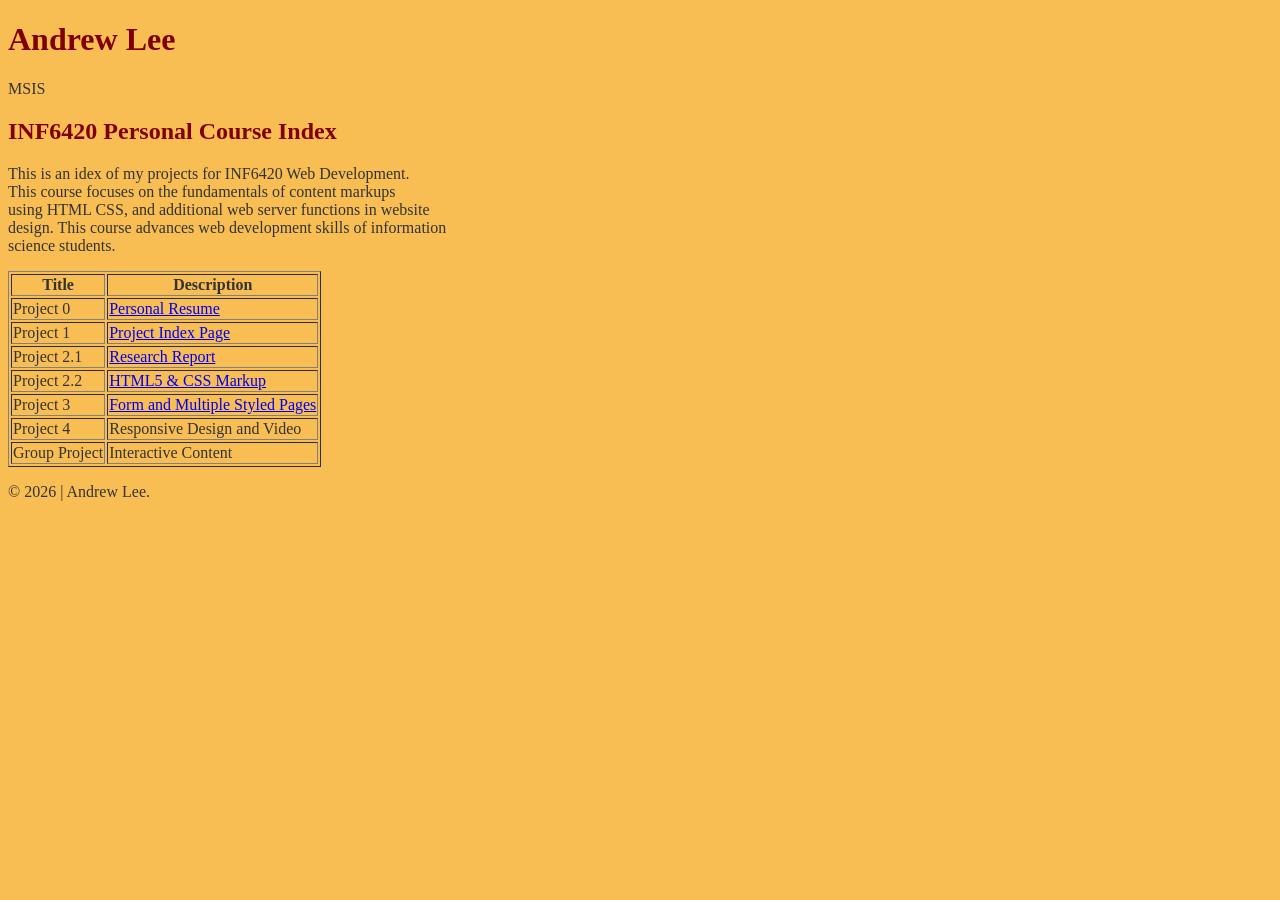
<file: index.html>
<!DOCTYPE html>
<html lang="en">
<head>
    <meta charset="UTF-8">
    <meta name="viewport" content="width=device-width, initial-scale=1.0">
    <meta name="author" content="Andrew Lee">
    <meta name="description" content="Personal Course Index Page on GitHub">
    <meta name="keywords" content="course, index, github">
    <title>Personal Course Index</title>
    <link rel="stylesheet" href="css/styles.css">
</head>
<body>
    <h1>Andrew Lee</h1>
    <p>MSIS</p>
    <h2>INF6420 Personal Course Index</h2>
    <p>This is an idex of my projects for INF6420 Web Development. <br>
        This course focuses on the fundamentals of content markups <br>
        using HTML CSS, and additional web server functions in website <br>
        design. This course advances web development skills of information <br>
        science students.
    </p>
    <main>
        <table border="1">
            <thead>
                <tr>
                    <th>Title</th>
                    <th>Description</th>
                </tr>
            </thead>
            <tbody>
                <tr>
                    <td>Project 0</td>
                    <td><a href="https://inf-6420-sp26.github.io/resume-alee373/">Personal Resume</a></td>
                </tr>
                <tr>
                    <td>Project 1</td>
                    <td><a href="https://github.com/inf-6420-sp26/projects-alee373/blob/main/index.html">Project Index Page</a></td>
                </tr>
                <tr>
                    <td>Project 2.1</td>
                    <td><a href="https://github.com/inf-6420-sp26/projects-alee373/blob/main/research/index.html">Research Report</a></td>
                </tr>
                <tr>
                    <td>Project 2.2</td>
                    <td><a href="https://github.com/inf-6420-sp26/projects-alee373/blob/main/coffee/index.html">HTML5 & CSS Markup</a></td>
                </tr>
                <tr>
                    <td>Project 3</td>
                    <td><a href="https://github.com/inf-6420-sp26/projects-alee373/blob/main/SCCDG/index.html">Form and Multiple Styled Pages</a></td>
                </tr>
                <tr>
                    <td>Project 4</td>
                    <td>Responsive Design and Video</td>
                </tr>
                <tr>
                    <td>Group Project</td>
                    <td>Interactive Content</td>
                </tr>
            </tbody>
        </table>
    </main>
    <footer>
    <p>&copy; 2026 | Andrew Lee.</p>
</footer>
</body>
</html>
</file>
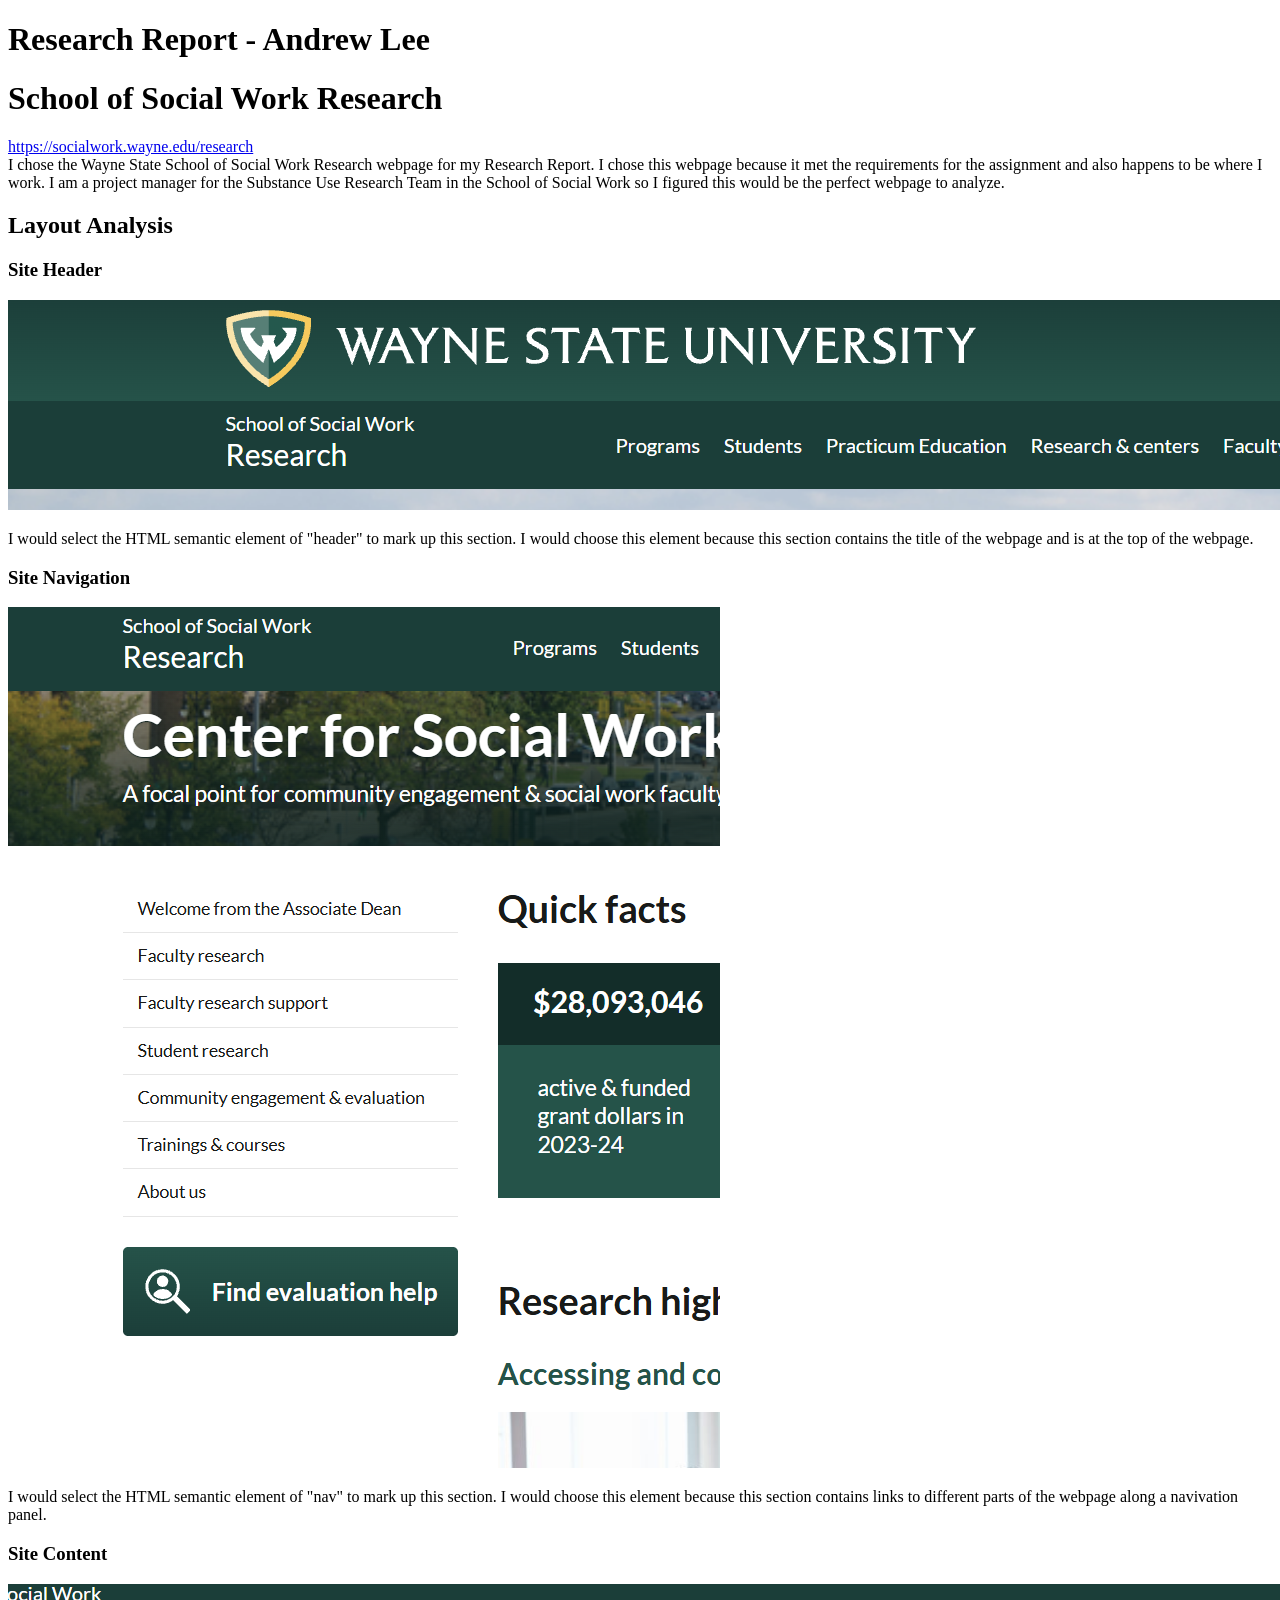
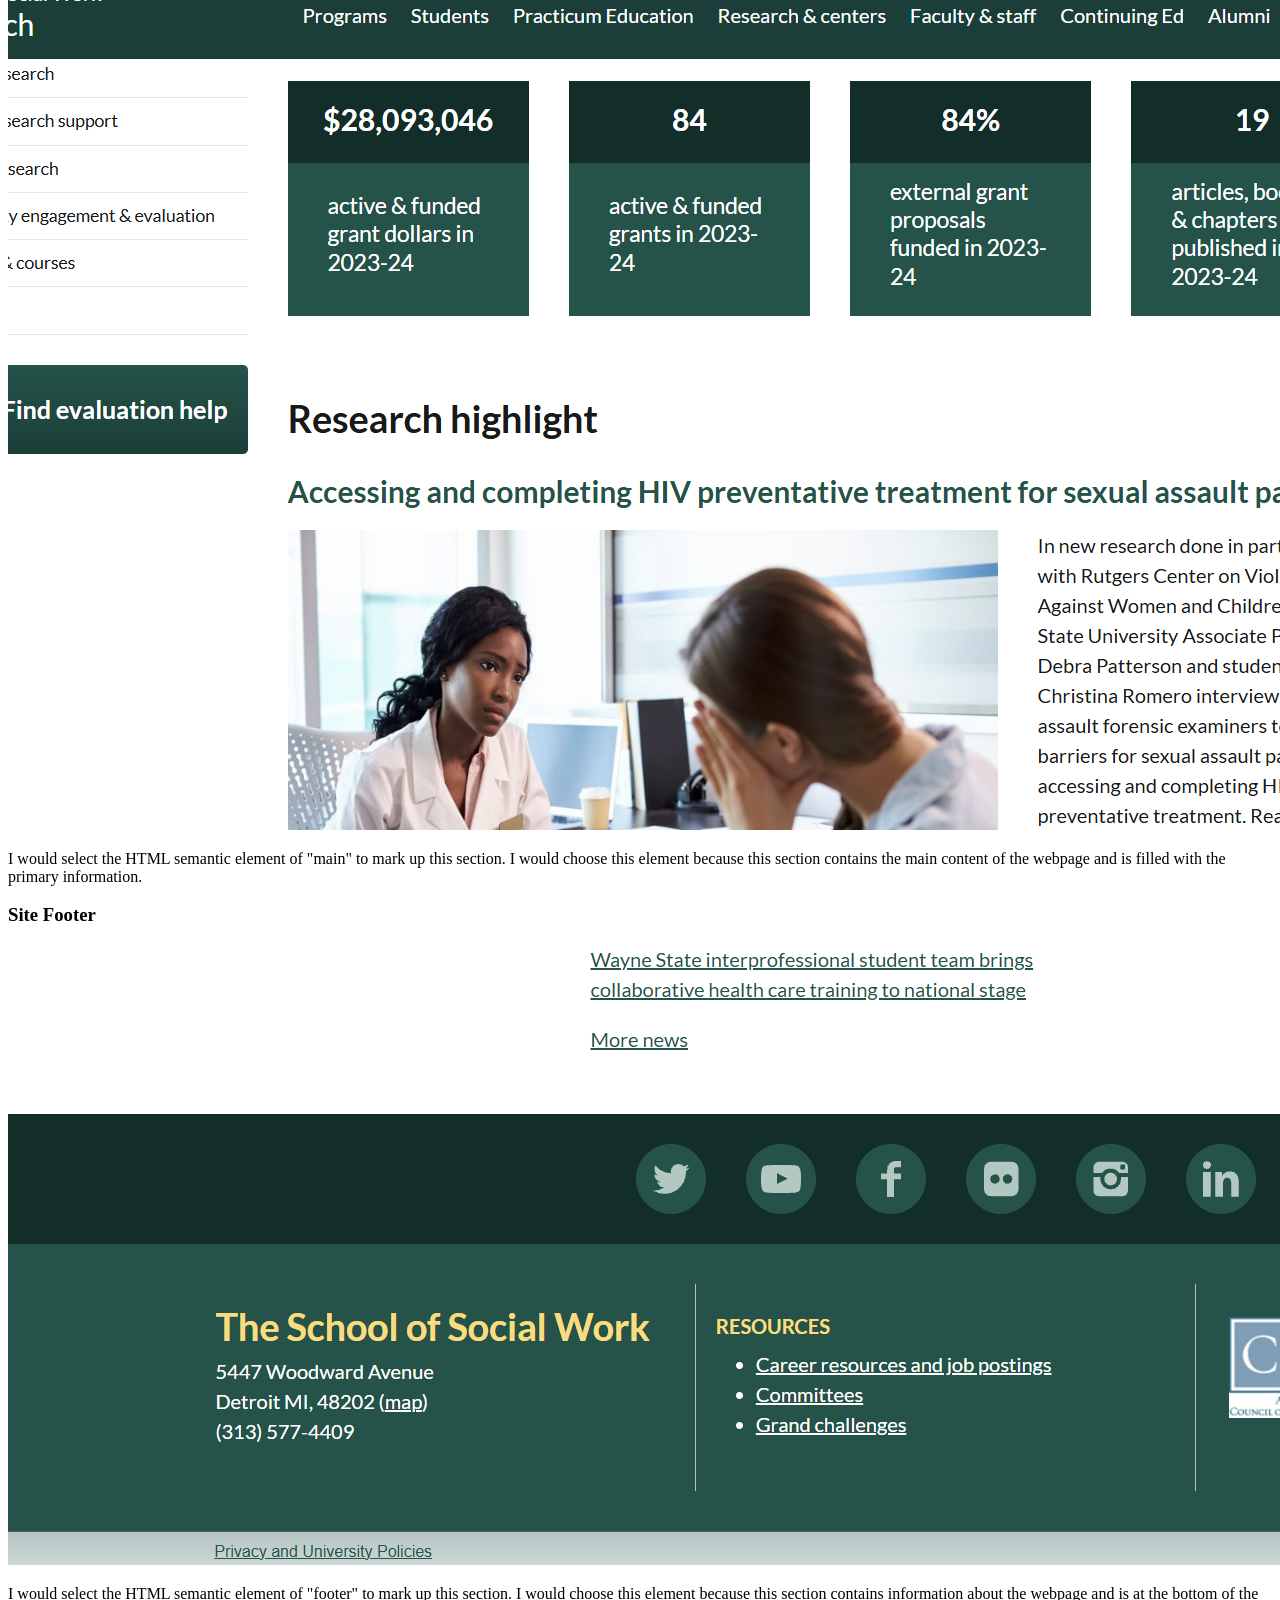
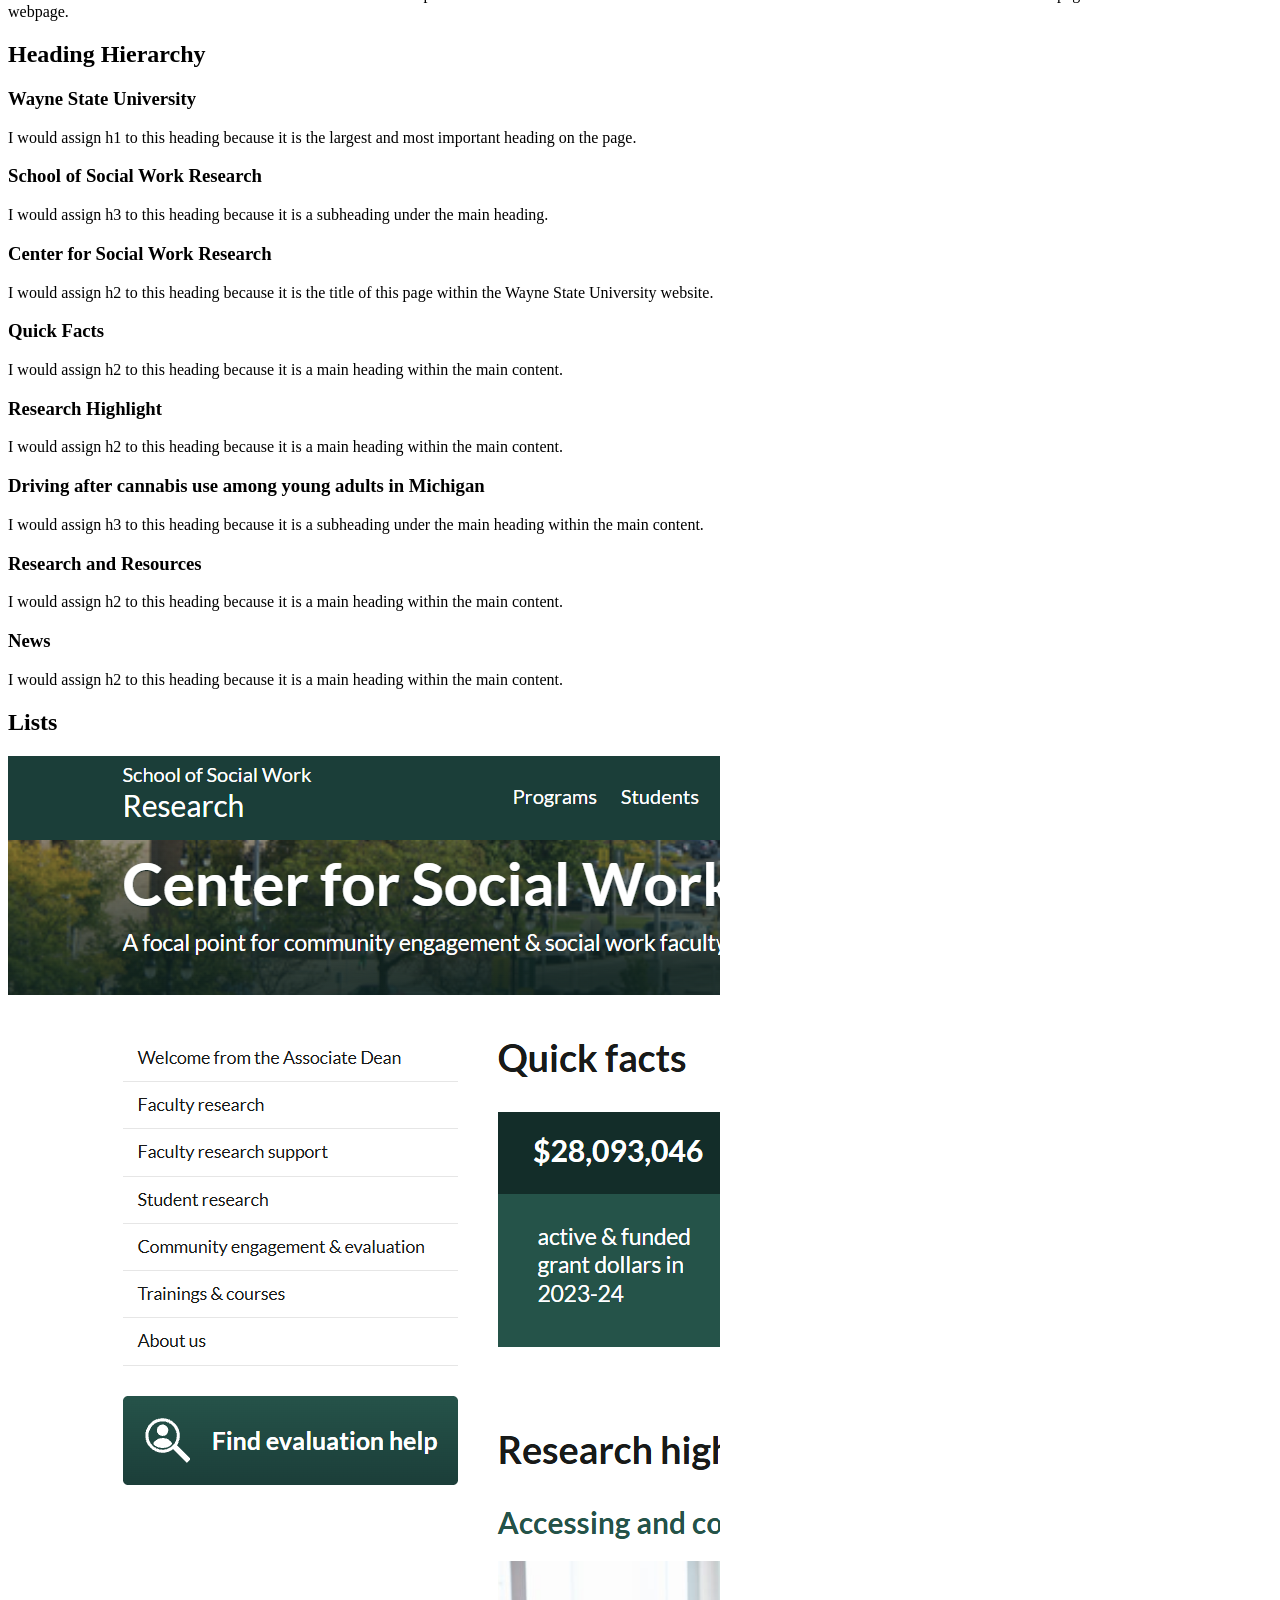
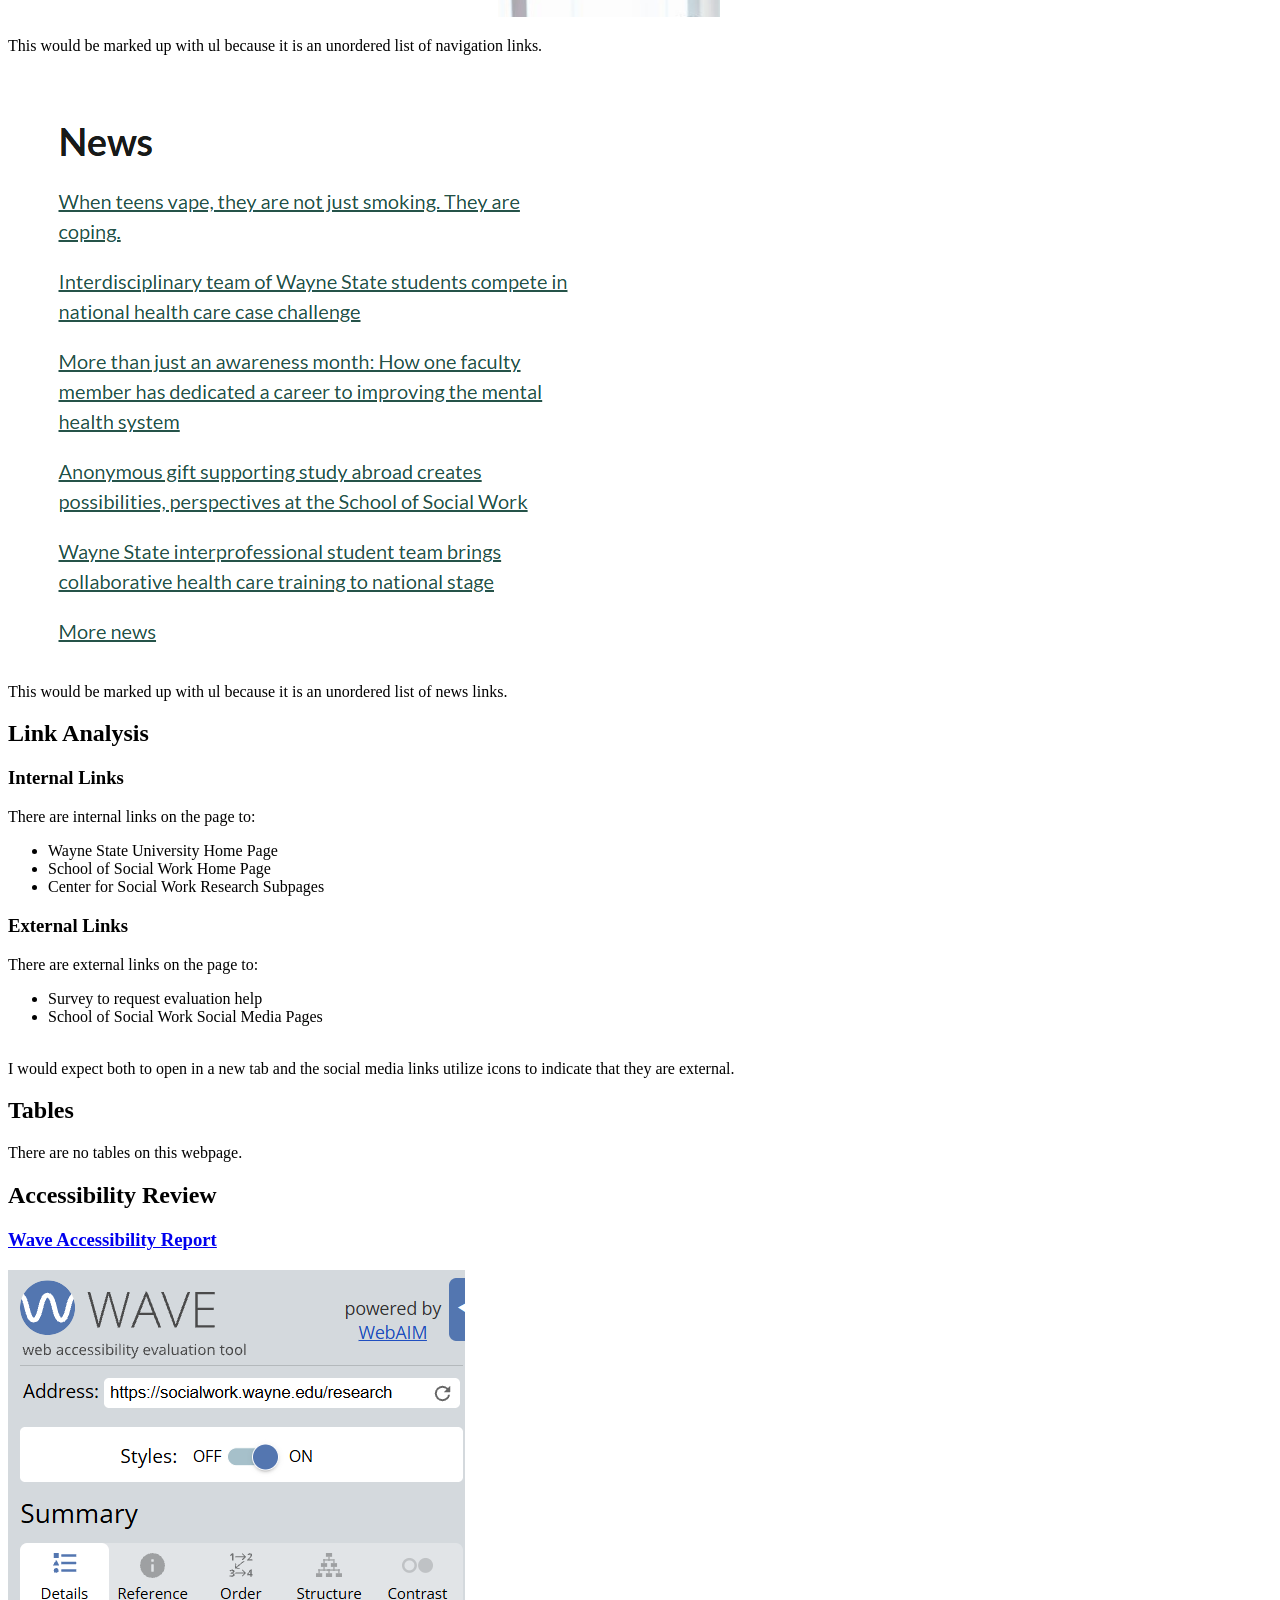
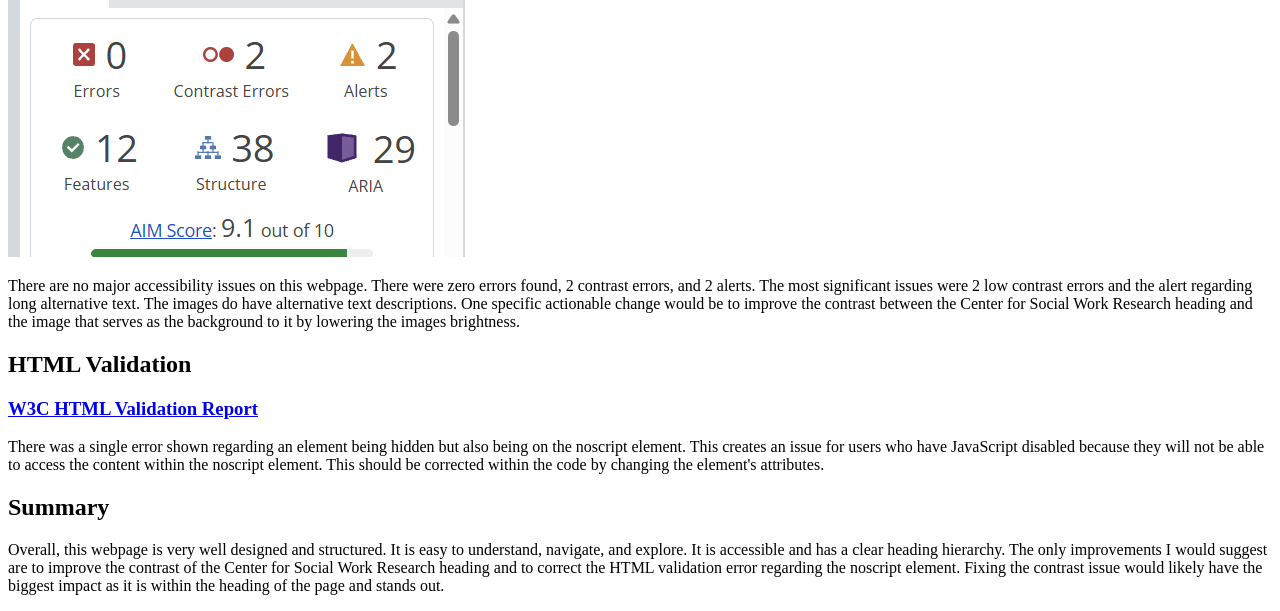
<file: research/index.html>
<!DOCTYPE html>
<html lang="en">
<head>
    <meta charset="UTF-8">
    <meta name="viewport" content="width=device-width, initial-scale=1.0">
    <meta name="author" content="Andrew Lee">
    <meta name="description" content="Research Report">
    <meta name="keywords" content="research, report, webpage">
    <title>Research Report</title>
</head>
<body>
    <header>
        <h1>Research Report - Andrew Lee</h1>
    </header>
    <h1>School of Social Work Research</h1>
    <p><a href="https://socialwork.wayne.edu/research" target="_blank">https://socialwork.wayne.edu/research</a><br>
        I chose the Wayne State School of Social Work Research webpage for my Research Report. I chose this webpage 
        because it met the requirements for the assignment and also happens to be where I work. I am a project manager 
        for the Substance Use Research Team in the School of Social Work so I figured this would be the perfect webpage to analyze.</p>
    <h2>Layout Analysis</h2>
    <h3>Site Header</h3>
    <img src="images/WSUheader.png" alt="Site Header Image">
    <p>I would select the HTML semantic element of "header" to mark up this section. I would choose this element because this 
        section contains the title of the webpage and is at the top of the webpage.</p>
    <h3>Site Navigation</h3>
    <img src="images/WSUNavigation.png" alt="Site Navigation Image">
    <p>I would select the HTML semantic element of "nav" to mark up this section.
    I would choose this element because this section contains links to different parts of the webpage
    along a navivation panel.</p>
    <h3>Site Content</h3>
    <img src="images/WSUContent.png" alt="Site Content Image">
    <p>I would select the HTML semantic element of "main" to mark up this section.
    I would choose this element because this section contains the main content of the webpage
    and is filled with the primary information.</p>
    <h3>Site Footer</h3>
    <img src="images/WSUFooter.png" alt="Site Footer Image">
    <p>I would select the HTML semantic element of "footer" to mark up this section.
    I would choose this element because this section contains information about the webpage
    and is at the bottom of the webpage.</p>
    <h2>Heading Hierarchy</h2>
    <h3>Wayne State University</h3>
    <p>I would assign h1 to this heading because it is the largest and most important heading on the page.</p>
    <h3>School of Social Work Research</h3>
    <p>I would assign h3 to this heading because it is a subheading under the main heading.</p>
    <h3>Center for Social Work Research</h3>
    <p>I would assign h2 to this heading because it is the title of this page within the Wayne State University website.</p>
    <h3>Quick Facts</h3>
    <p>I would assign h2 to this heading because it is a main heading within the main content.</p>
    <h3>Research Highlight</h3>
    <p>I would assign h2 to this heading because it is a main heading within the main content.</p>
    <h3>Driving after cannabis use among young adults in Michigan</h3>
    <p>I would assign h3 to this heading because it is a subheading under the main heading within the main content.</p>
    <h3>Research and Resources</h3>
    <p>I would assign h2 to this heading because it is a main heading within the main content.</p>
    <h3>News</h3>
    <p>I would assign h2 to this heading because it is a main heading within the main content.</p>
    <h2>Lists</h2>
    <img src="images/WSUNavigation.png" alt="Site Lists Image 1">
    <p>This would be marked up with ul because it is an unordered list of navigation links.</p>
    <img src="images/WSUNewsList.png" alt="Site Lists Image 2">
    <p>This would be marked up with ul because it is an unordered list of news links.</p>
    <h2>Link Analysis</h2>
    <h3>Internal Links</h3>
    <p>There are internal links on the page to: <ul>
        <li>Wayne State University Home Page</li>
        <li>School of Social Work Home Page</li>
        <li>Center for Social Work Research Subpages</li>
    </ul>
    <h3>External Links</h3>
    <p>There are external links on the page to:<ul>
        <li>Survey to request evaluation help</li>
        <li>School of Social Work Social Media Pages</li>
    </ul> <br>
    I would expect both to open in a new tab and the social
    media links utilize icons to indicate that they are external.
    <h2>Tables</h2>
    <p>There are no tables on this webpage.</p>
    <h2>Accessibility Review</h2>
    <h3><a href="https://wave.webaim.org/report#/https://socialwork.wayne.edu/research" target="_blank">Wave Accessibility Report</a></h3>
    <img src="images/WSUAccessabilityReview.png" alt="Site Accessibility Image">
    <p>There are no major accessibility issues on this webpage. There were zero errors found, 2 contrast errors, and 2 alerts.
    The most significant issues were 2 low contrast errors and the alert regarding long alternative text. The images do have
    alternative text descriptions. One specific actionable change would be to improve the contrast between the Center for
    Social Work Research heading and the image that serves as the background to it by lowering the images brightness.</p>
    <h2>HTML Validation</h2>
    <h3><a href="https://validator.w3.org/nu/?doc=https%3A%2F%2Fsocialwork.wayne.edu%2Fresearch" target="_blank">W3C HTML Validation Report</a></h3>
    <p>There was a single error shown regarding an element being hidden but also being on the noscript element.
       This creates an issue for users who have JavaScript disabled because they will not be able to access the
       content within the noscript element. This should be corrected within the code by changing the element's attributes.</p>
    <h2>Summary</h2>
    <p>Overall, this webpage is very well designed and structured. It is easy to understand, navigate, and explore.
        It is accessible and has a clear heading hierarchy. The only improvements I would suggest are to improve the contrast of the
        Center for Social Work Research heading and to correct the HTML validation error regarding the noscript element. Fixing the
    contrast issue would likely have the biggest impact as it is within the heading of the page and stands out.</p>
</body>
</html>
</file>
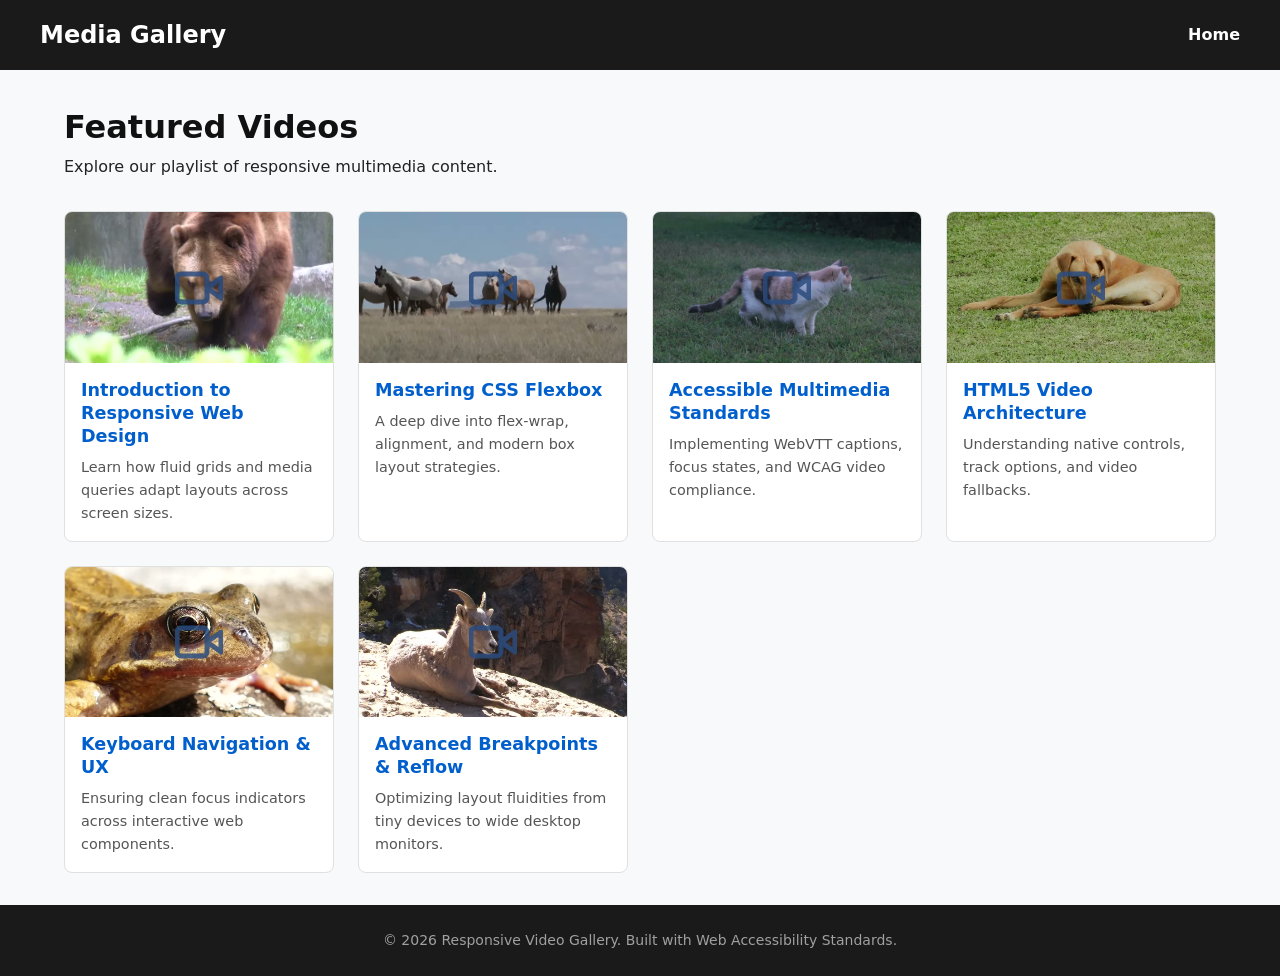
<file: responsive-video/index.html>
<!DOCTYPE html>
<html lang="en">
<head>
  <meta charset="UTF-8">
  <meta name="viewport" content="width=device-width, initial-scale=1.0">
  <title>Responsive Video Gallery</title>
<link rel="stylesheet" href="css/styles.css">
</head>
<body>

  <header class="site-header">
    <div class="header-container">
      <h1>Media Gallery</h1>
      <nav aria-label="Main Navigation">
        <ul>
          <li><a href="index.html" class="active">Home</a></li>
        </ul>
      </nav>
    </div>
  </header>

  <main class="gallery-container">
    <section class="intro">
      <h2>Featured Videos</h2>
      <p>Explore our playlist of responsive multimedia content.</p>
    </section>

    <div class="video-grid">

      <article class="video-card">
        <a href="video-1.html" class="video-card-link">
          <div class="thumbnail-wrapper">
            <img src="assets/images/video-1-frame1.jpg" alt="Poster thumbnail for Video 1" class="thumbnail-img">
            <img src="assets/images/video-icon.svg" alt="" class="video-icon" aria-hidden="true">
          </div>
          <div class="card-content">
            <h3 class="video-title">Introduction to Responsive Web Design</h3>
            <p class="video-desc">Learn how fluid grids and media queries adapt layouts across screen sizes.</p>
          </div>
        </a>
      </article>

      <article class="video-card">
        <a href="video-2.html" class="video-card-link">
          <div class="thumbnail-wrapper">
            <img src="assets/images/video-2-frame1.jpg" alt="Poster thumbnail for Video 2" class="thumbnail-img">
            <img src="assets/images/video-icon.svg" alt="" class="video-icon" aria-hidden="true">
          </div>
          <div class="card-content">
            <h3 class="video-title">Mastering CSS Flexbox</h3>
            <p class="video-desc">A deep dive into flex-wrap, alignment, and modern box layout strategies.</p>
          </div>
        </a>
      </article>

      <article class="video-card">
        <a href="video-3.html" class="video-card-link">
          <div class="thumbnail-wrapper">
            <img src="assets/images/video-3-frame1.jpg" alt="Poster thumbnail for Video 3" class="thumbnail-img">
            <img src="assets/images/video-icon.svg" alt="" class="video-icon" aria-hidden="true">
          </div>
          <div class="card-content">
            <h3 class="video-title">Accessible Multimedia Standards</h3>
            <p class="video-desc">Implementing WebVTT captions, focus states, and WCAG video compliance.</p>
          </div>
        </a>
      </article>

      <article class="video-card">
        <a href="video-4.html" class="video-card-link">
          <div class="thumbnail-wrapper">
            <img src="assets/images/video-4-frame1.jpg" alt="Poster thumbnail for Video 4" class="thumbnail-img">
            <img src="assets/images/video-icon.svg" alt="" class="video-icon" aria-hidden="true">
          </div>
          <div class="card-content">
            <h3 class="video-title">HTML5 Video Architecture</h3>
            <p class="video-desc">Understanding native controls, track options, and video fallbacks.</p>
          </div>
        </a>
      </article>

      <article class="video-card">
        <a href="video-5.html" class="video-card-link">
          <div class="thumbnail-wrapper">
            <img src="assets/images/video-5-frame1.jpg" alt="Poster thumbnail for Video 5" class="thumbnail-img">
            <img src="assets/images/video-icon.svg" alt="" class="video-icon" aria-hidden="true">
          </div>
          <div class="card-content">
            <h3 class="video-title">Keyboard Navigation & UX</h3>
            <p class="video-desc">Ensuring clean focus indicators across interactive web components.</p>
          </div>
        </a>
      </article>

      <article class="video-card">
        <a href="video-6.html" class="video-card-link">
          <div class="thumbnail-wrapper">
            <img src="assets/images/video-6-frame1.jpg" alt="Poster thumbnail for Video 6" class="thumbnail-img">
            <img src="assets/images/video-icon.svg" alt="" class="video-icon" aria-hidden="true">
          </div>
          <div class="card-content">
            <h3 class="video-title">Advanced Breakpoints & Reflow</h3>
            <p class="video-desc">Optimizing layout fluidities from tiny devices to wide desktop monitors.</p>
          </div>
        </a>
      </article>

    </div>
  </main>

  <footer class="site-footer">
    <p>&copy; 2026 Responsive Video Gallery. Built with Web Accessibility Standards.</p>
  </footer>

</body>
</html>
</file>
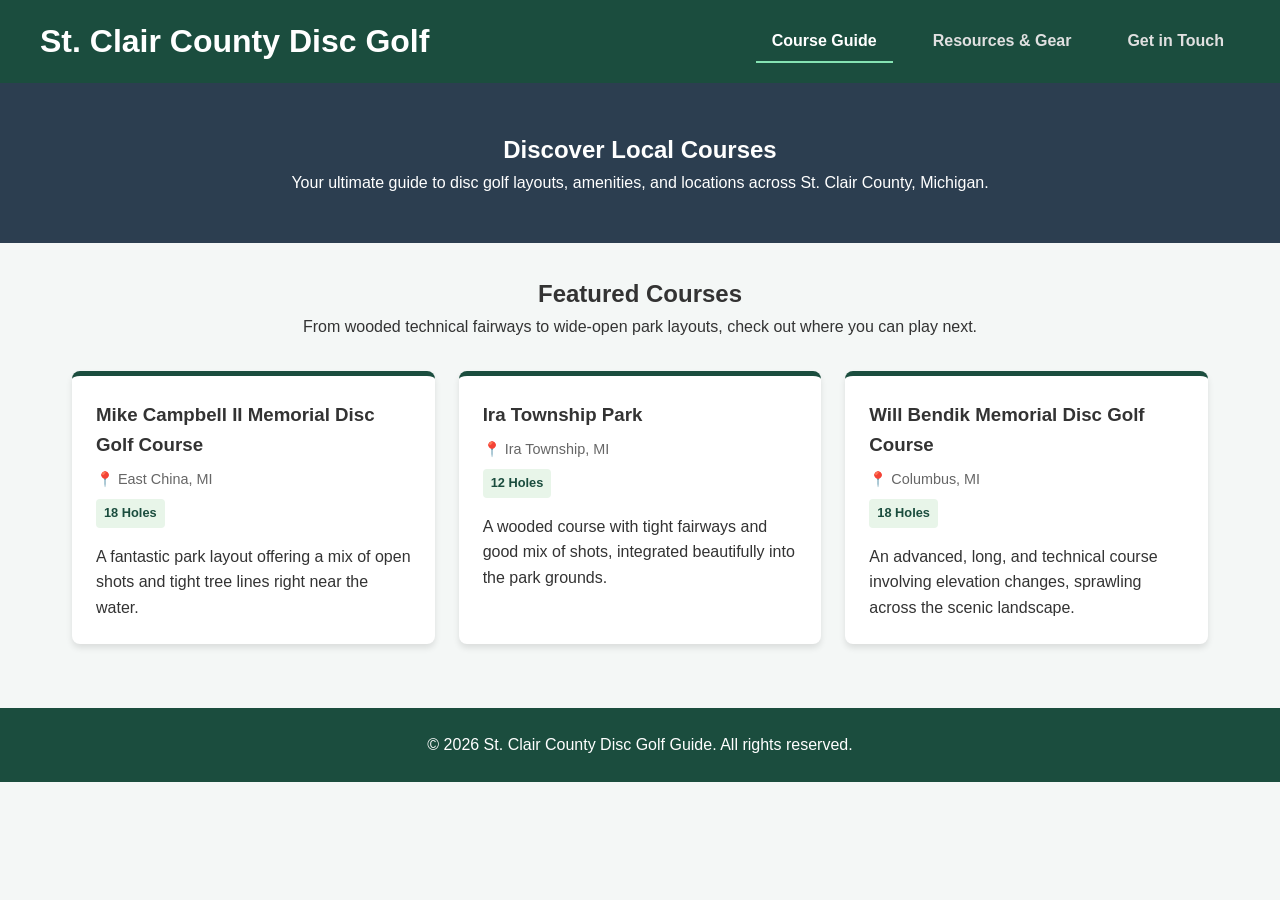
<file: SCCDG/index.html>
<!DOCTYPE html>
<html lang="en">
<head>
    <meta charset="UTF-8">
    <meta name="viewport" content="width=device-width, initial-scale=1.0">
    <title>St. Clair County Disc Golf Guide</title>
    <link rel="stylesheet" href="CSS/style.css">
</head>
<body>

    <header>
        <div class="header-container">
            <h1>St. Clair County Disc Golf</h1>
            <nav>
                <ul>
                    <li><a href="index.html" class="active">Course Guide</a></li>
                    <li><a href="resources.html">Resources & Gear</a></li>
                    <li><a href="contact.html">Get in Touch</a></li>
                </ul>
            </nav>
        </div>
    </header>

    <section class="hero">
        <h2>Discover Local Courses</h2>
        <p>Your ultimate guide to disc golf layouts, amenities, and locations across St. Clair County, Michigan.</p>
    </section>

    <main>
        <section class="intro-text">
            <h2>Featured Courses</h2>
            <p>From wooded technical fairways to wide-open park layouts, check out where you can play next.</p>
        </section>

        <div class="course-grid">
            
            <article class="course-card">
                <div class="card-content">
                    <h3>Mike Campbell II Memorial Disc Golf Course</h3>
                    <p class="location">📍 East China, MI</p>
                    <span class="badge">18 Holes</span>
                    <p class="description">A fantastic park layout offering a mix of open shots and tight tree lines right near the water.</p>
                </div>
            </article>

            <article class="course-card">
                <div class="card-content">
                    <h3>Ira Township Park</h3>
                    <p class="location">📍 Ira Township, MI</p>
                    <span class="badge">12 Holes</span>
                    <p class="description">A wooded course with tight fairways and good mix of shots, integrated beautifully into the park grounds.</p>
                </div>
            </article>

            <article class="course-card">
                <div class="card-content">
                    <h3>Will Bendik Memorial Disc Golf Course</h3>
                    <p class="location">📍 Columbus, MI</p>
                    <span class="badge">18 Holes</span>
                    <p class="description">An advanced, long, and technical course involving elevation changes, sprawling across the scenic landscape.</p>
                </div>
            </article>

        </div>
    </main>

    <footer>
        <p>&copy; 2026 St. Clair County Disc Golf Guide. All rights reserved.</p>
    </footer>

</body>
</html>
</file>
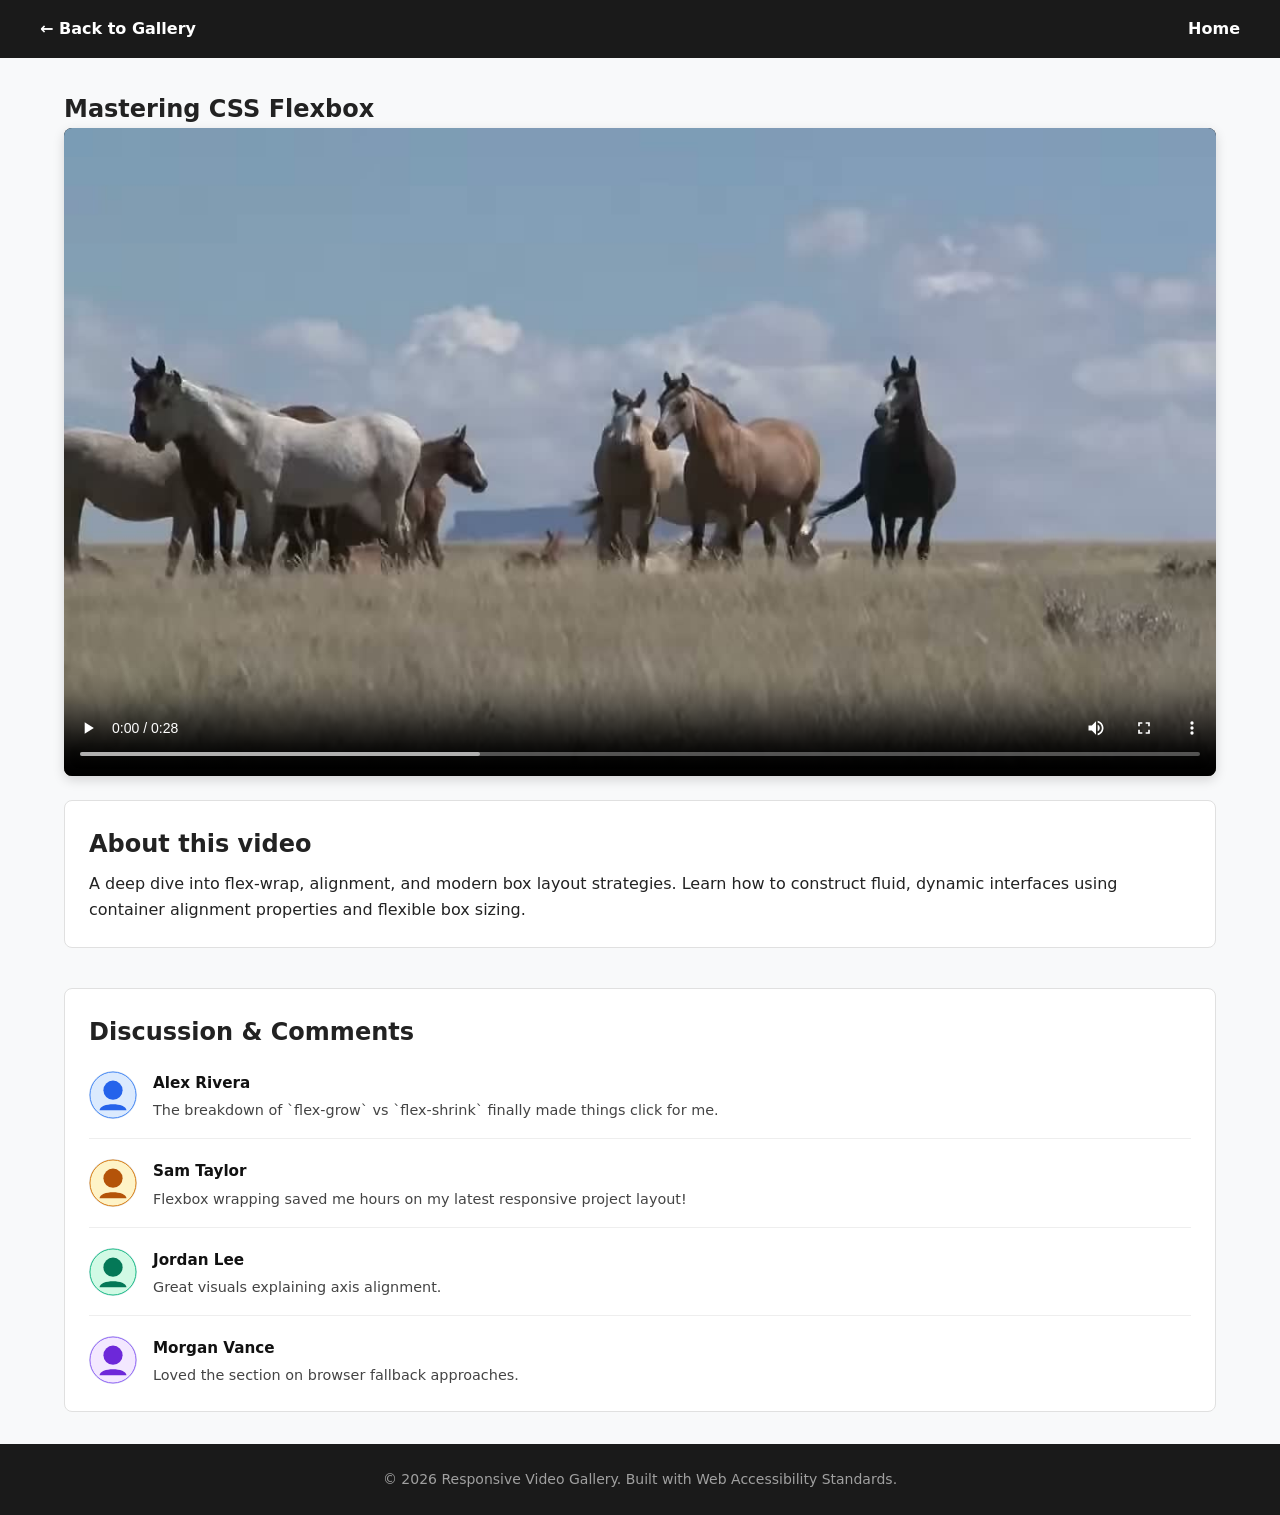
<file: responsive-video/video-2.html>
<!DOCTYPE html>
<html lang="en">
<head>
  <meta charset="UTF-8">
  <meta name="viewport" content="width=device-width, initial-scale=1.0">
  <title>Mastering CSS Flexbox - Video Player</title>
<link rel="stylesheet" href="css/styles.css">
</head>
<body>

  <header class="site-header">
    <div class="header-container">
      <a href="index.html" class="back-link">&larr; Back to Gallery</a>
      <nav aria-label="Main Navigation">
        <ul>
          <li><a href="index.html">Home</a></li>
        </ul>
      </nav>
    </div>
  </header>

  <main class="single-video-container">
    <article class="video-player-section">
      <h1 class="video-page-title">Mastering CSS Flexbox</h1>
      
      <div class="player-wrapper">
        <video controls poster="assets/images/video-2-frame1.jpg" preload="metadata">
          <source src="assets/videos/video-2.mp4" type="video/mp4">
          <track kind="captions" src="assets/captions/video-2.vtt" srclang="en" label="English Captions" default>
          <p>Your browser does not support HTML5 video. You can <a href="assets/videos/video-2.mp4">download the MP4 video file</a> instead.</p>
        </video>
      </div>

      <div class="video-details">
        <h2>About this video</h2>
        <p>A deep dive into flex-wrap, alignment, and modern box layout strategies. Learn how to construct fluid, dynamic interfaces using container alignment properties and flexible box sizing.</p>
      </div>
    </article>

    <section class="comments-section">
      <h2>Discussion & Comments</h2>
      
      <ul class="comment-list">
        <li class="comment-item">
          <img src="assets/images/avatar-1.svg" alt="Alex's Avatar" class="avatar-img">
          <div class="comment-body">
            <span class="comment-author">Alex Rivera</span>
            <p class="comment-text">The breakdown of `flex-grow` vs `flex-shrink` finally made things click for me.</p>
          </div>
        </li>

        <li class="comment-item">
          <img src="assets/images/avatar-2.svg" alt="Sam's Avatar" class="avatar-img">
          <div class="comment-body">
            <span class="comment-author">Sam Taylor</span>
            <p class="comment-text">Flexbox wrapping saved me hours on my latest responsive project layout!</p>
          </div>
        </li>

        <li class="comment-item">
          <img src="assets/images/avatar-3.svg" alt="Jordan's Avatar" class="avatar-img">
          <div class="comment-body">
            <span class="comment-author">Jordan Lee</span>
            <p class="comment-text">Great visuals explaining axis alignment.</p>
          </div>
        </li>

        <li class="comment-item">
          <img src="assets/images/avatar-4.svg" alt="Morgan's Avatar" class="avatar-img">
          <div class="comment-body">
            <span class="comment-author">Morgan Vance</span>
            <p class="comment-text">Loved the section on browser fallback approaches.</p>
          </div>
        </li>
      </ul>
    </section>
  </main>

  <footer class="site-footer">
    <p>&copy; 2026 Responsive Video Gallery. Built with Web Accessibility Standards.</p>
  </footer>

</body>
</html>
</file>
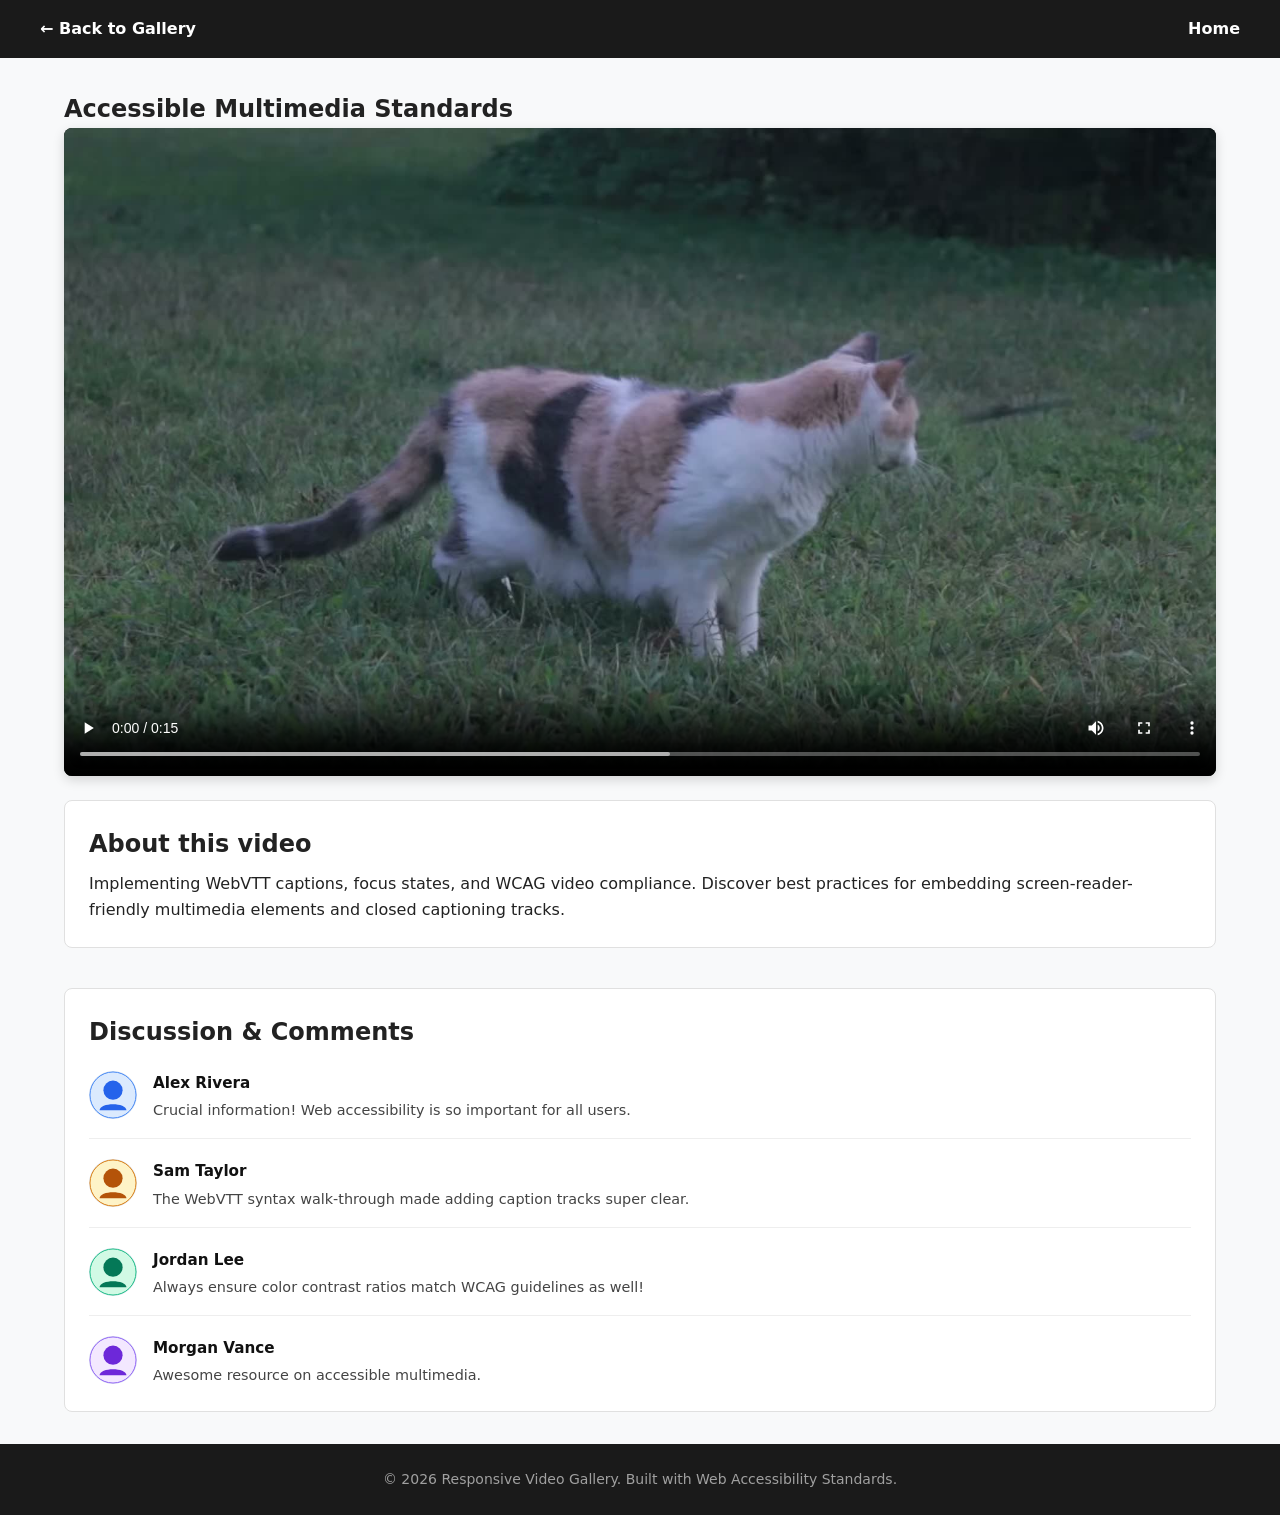
<file: responsive-video/video-3.html>
<!DOCTYPE html>
<html lang="en">
<head>
  <meta charset="UTF-8">
  <meta name="viewport" content="width=device-width, initial-scale=1.0">
  <title>Accessible Multimedia Standards - Video Player</title>
<link rel="stylesheet" href="css/styles.css">
</head>
<body>

  <header class="site-header">
    <div class="header-container">
      <a href="index.html" class="back-link">&larr; Back to Gallery</a>
      <nav aria-label="Main Navigation">
        <ul>
          <li><a href="index.html">Home</a></li>
        </ul>
      </nav>
    </div>
  </header>

  <main class="single-video-container">
    <article class="video-player-section">
      <h1 class="video-page-title">Accessible Multimedia Standards</h1>
      
      <div class="player-wrapper">
        <video controls poster="assets/images/video-3-frame1.jpg" preload="metadata">
          <source src="assets/videos/video-3.mp4" type="video/mp4">
          <track kind="captions" src="assets/captions/video-3.vtt" srclang="en" label="English Captions" default>
          <p>Your browser does not support HTML5 video. You can <a href="assets/videos/video-3.mp4">download the MP4 video file</a> instead.</p>
        </video>
      </div>

      <div class="video-details">
        <h2>About this video</h2>
        <p>Implementing WebVTT captions, focus states, and WCAG video compliance. Discover best practices for embedding screen-reader-friendly multimedia elements and closed captioning tracks.</p>
      </div>
    </article>

    <section class="comments-section">
      <h2>Discussion & Comments</h2>
      
      <ul class="comment-list">
        <li class="comment-item">
          <img src="assets/images/avatar-1.svg" alt="Alex's Avatar" class="avatar-img">
          <div class="comment-body">
            <span class="comment-author">Alex Rivera</span>
            <p class="comment-text">Crucial information! Web accessibility is so important for all users.</p>
          </div>
        </li>

        <li class="comment-item">
          <img src="assets/images/avatar-2.svg" alt="Sam's Avatar" class="avatar-img">
          <div class="comment-body">
            <span class="comment-author">Sam Taylor</span>
            <p class="comment-text">The WebVTT syntax walk-through made adding caption tracks super clear.</p>
          </div>
        </li>

        <li class="comment-item">
          <img src="assets/images/avatar-3.svg" alt="Jordan's Avatar" class="avatar-img">
          <div class="comment-body">
            <span class="comment-author">Jordan Lee</span>
            <p class="comment-text">Always ensure color contrast ratios match WCAG guidelines as well!</p>
          </div>
        </li>

        <li class="comment-item">
          <img src="assets/images/avatar-4.svg" alt="Morgan's Avatar" class="avatar-img">
          <div class="comment-body">
            <span class="comment-author">Morgan Vance</span>
            <p class="comment-text">Awesome resource on accessible multimedia.</p>
          </div>
        </li>
      </ul>
    </section>
  </main>

  <footer class="site-footer">
    <p>&copy; 2026 Responsive Video Gallery. Built with Web Accessibility Standards.</p>
  </footer>

</body>
</html>
</file>
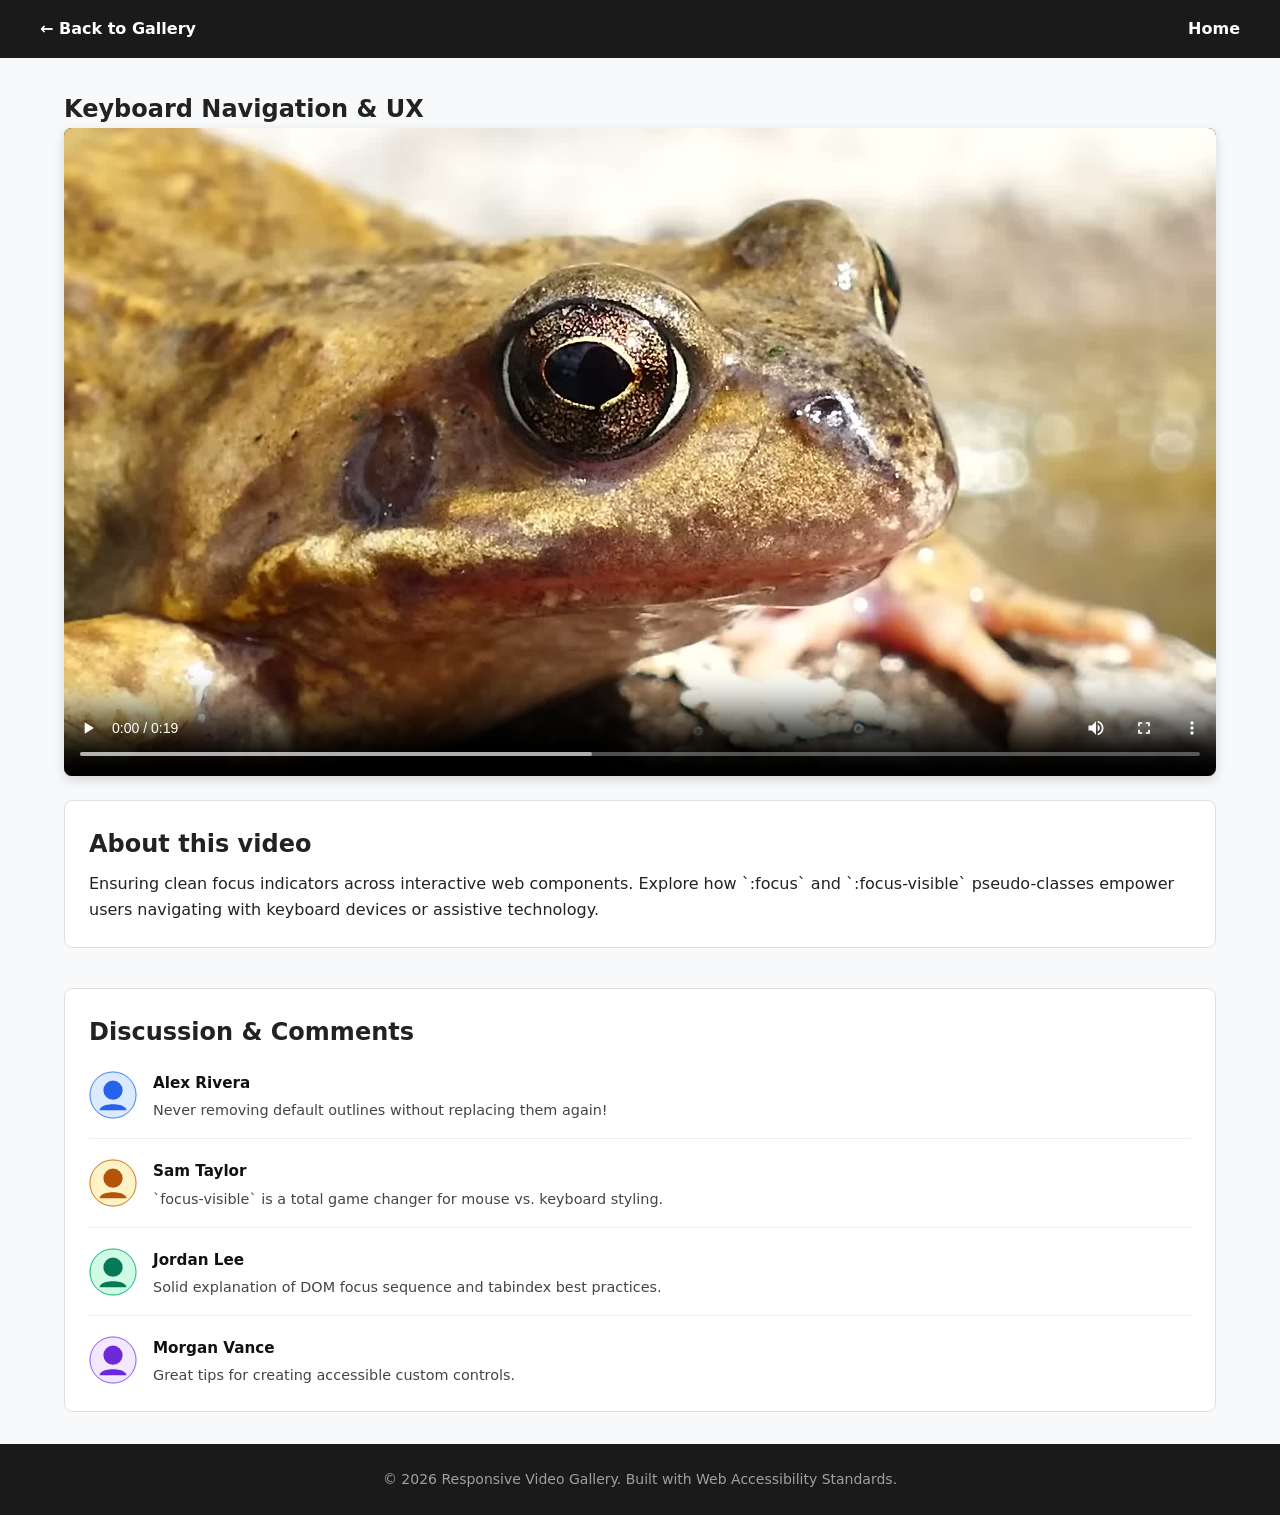
<file: responsive-video/video-5.html>
<!DOCTYPE html>
<html lang="en">
<head>
  <meta charset="UTF-8">
  <meta name="viewport" content="width=device-width, initial-scale=1.0">
  <title>Keyboard Navigation & UX - Video Player</title>
<link rel="stylesheet" href="css/styles.css">
</head>
<body>

  <header class="site-header">
    <div class="header-container">
      <a href="index.html" class="back-link">&larr; Back to Gallery</a>
      <nav aria-label="Main Navigation">
        <ul>
          <li><a href="index.html">Home</a></li>
        </ul>
      </nav>
    </div>
  </header>

  <main class="single-video-container">
    <article class="video-player-section">
      <h1 class="video-page-title">Keyboard Navigation & UX</h1>
      
      <div class="player-wrapper">
        <video controls poster="assets/images/video-5-frame1.jpg" preload="metadata">
          <source src="assets/videos/video-5.mp4" type="video/mp4">
          <track kind="captions" src="assets/captions/video-5.vtt" srclang="en" label="English Captions" default>
          <p>Your browser does not support HTML5 video. You can <a href="assets/videos/video-5.mp4">download the MP4 video file</a> instead.</p>
        </video>
      </div>

      <div class="video-details">
        <h2>About this video</h2>
        <p>Ensuring clean focus indicators across interactive web components. Explore how `:focus` and `:focus-visible` pseudo-classes empower users navigating with keyboard devices or assistive technology.</p>
      </div>
    </article>

    <section class="comments-section">
      <h2>Discussion & Comments</h2>
      
      <ul class="comment-list">
        <li class="comment-item">
          <img src="assets/images/avatar-1.svg" alt="Alex's Avatar" class="avatar-img">
          <div class="comment-body">
            <span class="comment-author">Alex Rivera</span>
            <p class="comment-text">Never removing default outlines without replacing them again!</p>
          </div>
        </li>

        <li class="comment-item">
          <img src="assets/images/avatar-2.svg" alt="Sam's Avatar" class="avatar-img">
          <div class="comment-body">
            <span class="comment-author">Sam Taylor</span>
            <p class="comment-text">`focus-visible` is a total game changer for mouse vs. keyboard styling.</p>
          </div>
        </li>

        <li class="comment-item">
          <img src="assets/images/avatar-3.svg" alt="Jordan's Avatar" class="avatar-img">
          <div class="comment-body">
            <span class="comment-author">Jordan Lee</span>
            <p class="comment-text">Solid explanation of DOM focus sequence and tabindex best practices.</p>
          </div>
        </li>

        <li class="comment-item">
          <img src="assets/images/avatar-4.svg" alt="Morgan's Avatar" class="avatar-img">
          <div class="comment-body">
            <span class="comment-author">Morgan Vance</span>
            <p class="comment-text">Great tips for creating accessible custom controls.</p>
          </div>
        </li>
      </ul>
    </section>
  </main>

  <footer class="site-footer">
    <p>&copy; 2026 Responsive Video Gallery. Built with Web Accessibility Standards.</p>
  </footer>

</body>
</html>
</file>
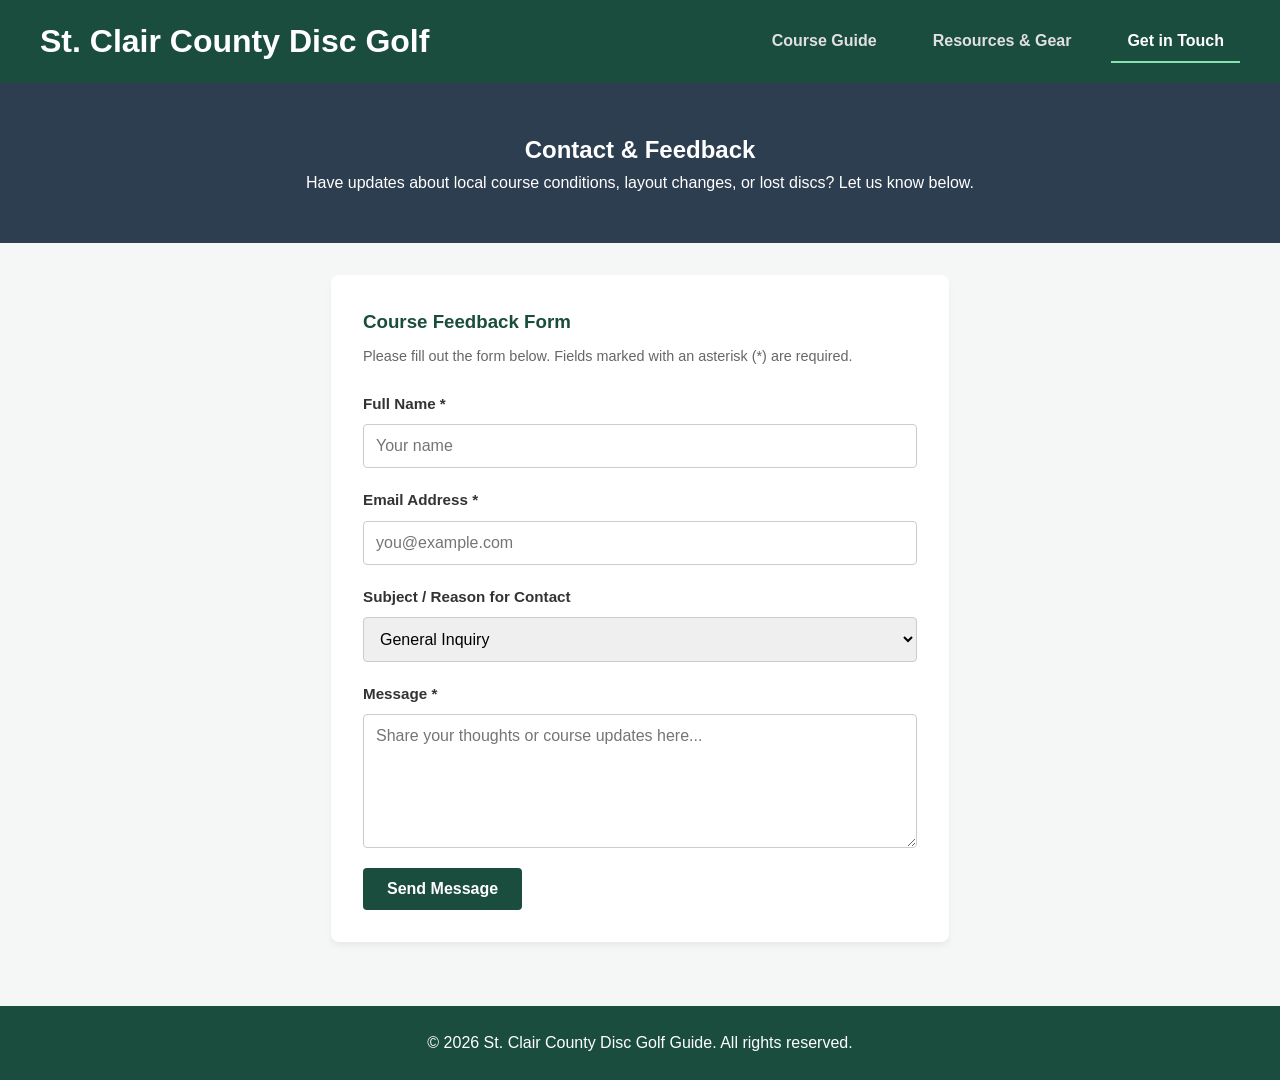
<file: SCCDG/contact.html>
<!DOCTYPE html>
<html lang="en">
<head>
    <meta charset="UTF-8">
    <meta name="viewport" content="width=device-width, initial-scale=1.0">
    <title>Contact & Feedback - St. Clair County Disc Golf</title>
    <link rel="stylesheet" href="CSS/style.css">
</head>
<body>

    <header>
        <div class="header-container">
            <h1>St. Clair County Disc Golf</h1>
            <nav>
                <ul>
                    <li><a href="index.html">Course Guide</a></li>
                    <li><a href="resources.html">Resources & Gear</a></li>
                    <li><a href="contact.html" class="active">Get in Touch</a></li>
                </ul>
            </nav>
        </div>
    </header>

    <section class="hero">
        <h2>Contact & Feedback</h2>
        <p>Have updates about local course conditions, layout changes, or lost discs? Let us know below.</p>
    </section>

    <main class="contact-container">
        <section class="form-section">
            <h3>Course Feedback Form</h3>
            <p>Please fill out the form below. Fields marked with an asterisk (*) are required.</p>
            
            <form action="#" method="POST" class="feedback-form">
                
                <div class="form-group">
                    <label for="username">Full Name *</label>
                    <input type="text" id="username" name="username" placeholder="Your name" required>
                </div>

                <div class="form-group">
                    <label for="useremail">Email Address *</label>
                    <input type="email" id="useremail" name="useremail" placeholder="you@example.com" required>
                </div>

                <div class="form-group">
                    <label for="topic">Subject / Reason for Contact</label>
                    <select id="topic" name="topic">
                        <option value="general">General Inquiry</option>
                        <option value="course-update">Course Condition Update</option>
                        <option value="lost-found">Lost and Found</option>
                    </select>
                </div>

                <div class="form-group">
                    <label for="message">Message *</label>
                    <textarea id="message" name="message" rows="6" placeholder="Share your thoughts or course updates here..." required></textarea>
                </div>

                <button type="submit" class="submit-btn">Send Message</button>
            </form>
        </section>
    </main>

    <footer>
        <p>&copy; 2026 St. Clair County Disc Golf Guide. All rights reserved.</p>
    </footer>

</body>
</html>
</file>
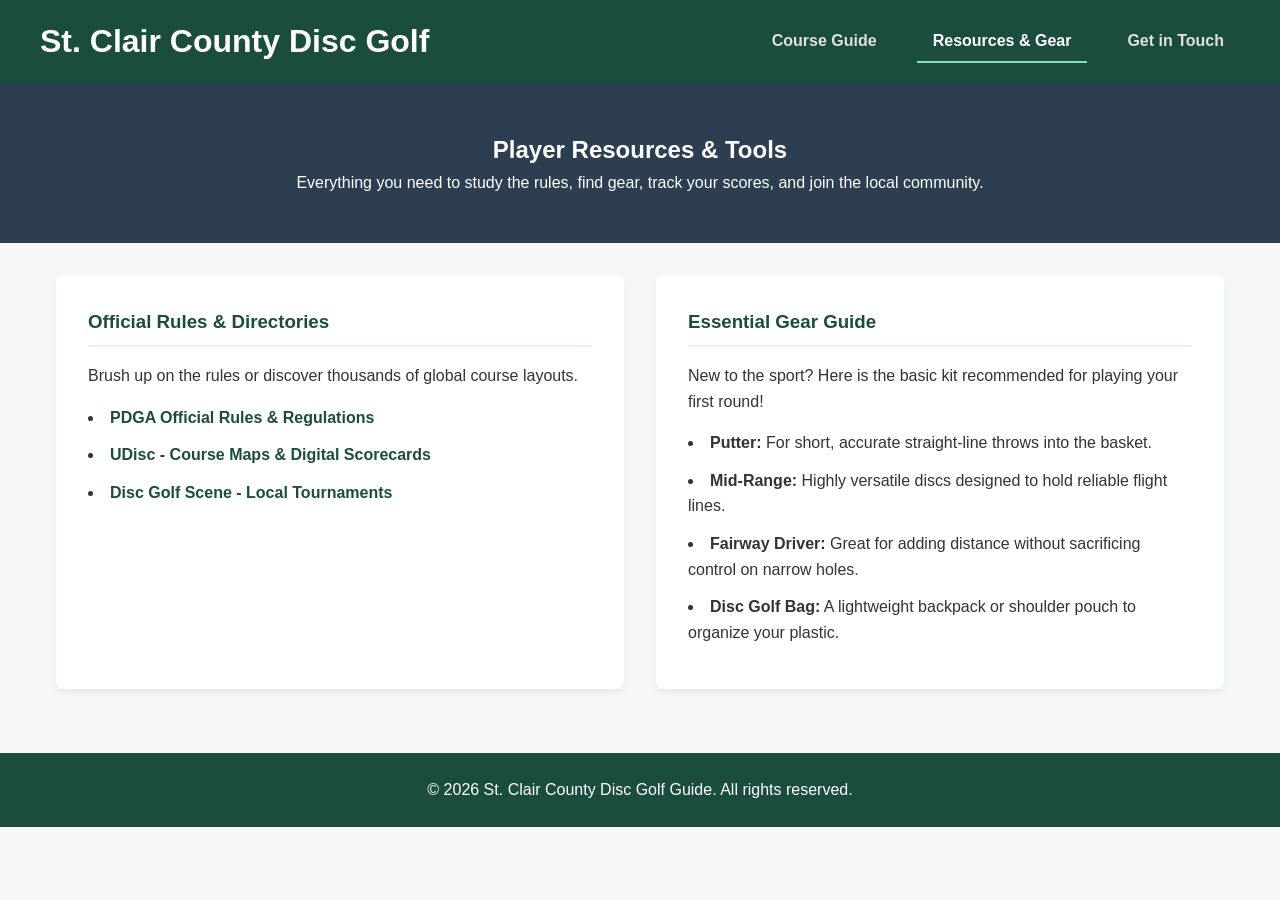
<file: SCCDG/resources.html>
<!DOCTYPE html>
<html lang="en">
<head>
    <meta charset="UTF-8">
    <meta name="viewport" content="width=device-width, initial-scale=1.0">
    <title>Disc Golf Resources & Gear</title>
    <link rel="stylesheet" href="CSS/style.css">
</head>
<body>

    <header>
        <div class="header-container">
            <h1>St. Clair County Disc Golf</h1>
            <nav>
                <ul>
                    <li><a href="index.html">Course Guide</a></li>
                    <li><a href="resources.html" class="active">Resources & Gear</a></li>
                    <li><a href="contact.html">Get in Touch</a></li>
                </ul>
            </nav>
        </div>
    </header>

    <section class="hero">
        <h2>Player Resources & Tools</h2>
        <p>Everything you need to study the rules, find gear, track your scores, and join the local community.</p>
    </section>

    <main class="resources-container">
        
        <section class="resource-block">
            <h3>Official Rules & Directories</h3>
            <p>Brush up on the rules or discover thousands of global course layouts.</p>
            <ul class="resource-links">
                <li><a href="https://www.pdga.com/rules" target="_blank">PDGA Official Rules & Regulations</a></li>
                <li><a href="https://udisc.com" target="_blank">UDisc - Course Maps & Digital Scorecards</a></li>
                <li><a href="https://www.discgolfscene.com" target="_blank">Disc Golf Scene - Local Tournaments</a></li>
            </ul>
        </section>

        <section class="resource-block">
            <h3>Essential Gear Guide</h3>
            <p>New to the sport? Here is the basic kit recommended for playing your first round!</p>
            <ul class="gear-list">
                <li><strong>Putter:</strong> For short, accurate straight-line throws into the basket.</li>
                <li><strong>Mid-Range:</strong> Highly versatile discs designed to hold reliable flight lines.</li>
                <li><strong>Fairway Driver:</strong> Great for adding distance without sacrificing control on narrow holes.</li>
                <li><strong>Disc Golf Bag:</strong> A lightweight backpack or shoulder pouch to organize your plastic.</li>
            </ul>
        </section>

    </main>

    <footer>
        <p>&copy; 2026 St. Clair County Disc Golf Guide. All rights reserved.</p>
    </footer>

</body>
</html>
</file>
<file: css/styles.css>
body {
  background-color: #f8be53; 
  
  font-family: Georgia, Garamond, "Times New Roman", serif;
  color: #333333;
}

h1, h2, h3, h4, h5, h6 {
  color: #800000;
  
  font-family: Georgia, Garamond, "Times New Roman", serif;
}
</file>
<file: responsive-video/css/styles.css>
*, *::before, *::after {
  box-sizing: border-box;
  margin: 0;
  padding: 0;
}

body {
  font-family: system-ui, -apple-system, BlinkMacSystemFont, "Segoe UI", Roboto, Helvetica, Arial, sans-serif;
  line-height: 1.6;
  color: #222222;
  background-color: #f8f9fa;
  display: flex;
  flex-direction: column;
  min-height: 100vh;
}

img, video {
  max-width: 100%;
  height: auto;
  display: block;
}

:focus-visible {
  outline: 4px solid #005fcc;
  outline-offset: 4px;
  border-radius: 4px;
}

.site-header {
  background-color: #1a1a1a;
  color: #ffffff;
  padding: 1rem 1.5rem;
}

.header-container {
  max-width: 1200px;
  margin: 0 auto;
  display: flex;
  justify-content: space-between;
  align-items: center;
}

.header-container h1 {
  font-size: 1.5rem;
}

.site-header a {
  color: #ffffff;
  text-decoration: none;
  font-weight: 600;
}

.site-header a:hover {
  text-decoration: underline;
}

.site-header ul {
  list-style: none;
  display: flex;
  gap: 1rem;
}

.gallery-container, .single-video-container {
  max-width: 1200px;
  width: 90%;
  margin: 2rem auto;
  flex: 1;
}

.intro {
  margin-bottom: 2rem;
}

.intro h2 {
  font-size: 2rem;
  color: #111111;
}

.video-grid {
  display: grid;
  grid-template-columns: 1fr;
  gap: 1.5rem;
}

@media (min-width: 600px) {
  .video-grid {
    grid-template-columns: repeat(2, 1fr);
  }
}

@media (min-width: 1024px) {
  .video-grid {
    grid-template-columns: repeat(4, 1fr);
  }
}

.video-card {
  background: #ffffff;
  border: 1px solid #e0e0e0;
  border-radius: 8px;
  overflow: hidden;
  transition: transform 0.2s ease, box-shadow 0.2s ease;
}

.video-card:hover {
  transform: translateY(-4px);
  box-shadow: 0 8px 16px rgba(0, 0, 0, 0.1);
}

.video-card-link {
  text-decoration: none;
  color: inherit;
  display: flex;
  flex-direction: column;
  height: 100%;
}

.thumbnail-wrapper {
  position: relative;
  background-color: #000;
  aspect-ratio: 16 / 9;
  overflow: hidden;
}

.thumbnail-img {
  width: 100%;
  height: 100%;
  object-fit: cover;
}

.card-content {
  padding: 1rem;
  display: flex;
  flex-direction: column;
  gap: 0.5rem;
  flex: 1;
}

.thumbnail-wrapper .video-icon {
  position: absolute;
  top: 50%;
  left: 50%;
  transform: translate(-50%, -50%);
  width: 48px;
  height: 48px;
  opacity: 0.85;
  transition: opacity 0.2s ease, transform 0.2s ease;
}

.video-card-link:hover .video-icon {
  opacity: 1;
  transform: translate(-50%, -50%) scale(1.1);
}

.video-title {
  font-size: 1.1rem;
  line-height: 1.3;
  color: #005fcc;
}

.video-desc {
  font-size: 0.9rem;
  color: #555555;
}

.player-wrapper {
  background-color: #000000;
  border-radius: 8px;
  overflow: hidden;
  margin-bottom: 1.5rem;
  box-shadow: 0 4px 12px rgba(0, 0, 0, 0.15);
}

video {
  width: 100%;
  aspect-ratio: 16 / 9;
}

.video-details {
  background: #ffffff;
  padding: 1.5rem;
  border-radius: 8px;
  margin-bottom: 2.5rem;
  border: 1px solid #e0e0e0;
}

.video-details h2 {
  margin-bottom: 0.5rem;
}

.comments-section {
  background-color: #ffffff;
  padding: 1.5rem;
  border-radius: 8px;
  border: 1px solid #e0e0e0;
}

.comments-section h2 {
  margin-bottom: 1.25rem;
}

.comment-list {
  list-style: none;
  display: flex;
  flex-direction: column;
  gap: 1.25rem;
}

.comment-item {
  display: flex;
  align-items: flex-start;
  gap: 1rem;
  padding-bottom: 1rem;
  border-bottom: 1px solid #eeeeee;
}

.comment-item:last-child {
  border-bottom: none;
  padding-bottom: 0;
}

.avatar-img {
  width: 48px;
  height: 48px;
  border-radius: 50%;
  background-color: #e2e8f0;
  flex-shrink: 0;
}

.comment-body {
  display: flex;
  flex-direction: column;
  gap: 0.25rem;
}

.comment-author {
  font-weight: 700;
  font-size: 0.95rem;
  color: #111111;
}

.comment-text {
  font-size: 0.9rem;
  color: #444444;
}

.site-footer {
  background-color: #1a1a1a;
  color: #a0a0a0;
  text-align: center;
  padding: 1.5rem;
  margin-top: auto;
  font-size: 0.875rem;
}
</file>
<file: SCCDG/CSS/style.css>
* {
    box-sizing: border-box;
    margin: 0;
    padding: 0;
}

body {
    font-family: 'Segoe UI', Tahoma, Geneva, Verdana, sans-serif;
    line-height: 1.6;
    background-color: #f4f7f6;
    color: #333;
}


header {
    background-color: #1b4d3e; 
    color: white;
    padding: 1rem;
}

.header-container {
    display: flex;
    flex-direction: column;
    align-items: center;
    gap: 1rem;
}

nav ul {
    list-style: none;
    display: flex;
    flex-direction: column; 
    gap: 0.5rem;
    text-align: center;
}

nav a {
    color: #e0e0e0;
    text-decoration: none;
    font-weight: bold;
    padding: 0.5rem 1rem;
    display: inline-block;
}

nav a:hover, nav a.active {
    color: #fff;
    border-bottom: 2px solid #85e3b3;
}

.hero {
    background-color: #2c3e50;
    color: white;
    text-align: center;
    padding: 3rem 1rem;
}

.intro-text {
    text-align: center;
    padding: 2rem 1rem 0;
}

.course-grid {
    display: grid;
    grid-template-columns: 1fr; 
    gap: 1.5rem;
    padding: 2rem 1rem;
    max-width: 1200px;
    margin: 0 auto;
}

.course-card {
    background: white;
    border-radius: 8px;
    box-shadow: 0 4px 6px rgba(0,0,0,0.1);
    overflow: hidden;
    border-top: 5px solid #1b4d3e;
}

.card-content {
    padding: 1.5rem;
}

.location {
    color: #666;
    font-size: 0.9rem;
    margin: 0.5rem 0;
}

.badge {
    display: inline-block;
    background-color: #e8f5e9;
    color: #1b4d3e;
    padding: 0.25rem 0.5rem;
    border-radius: 4px;
    font-size: 0.8rem;
    font-weight: bold;
    margin-bottom: 1rem;
}

footer {
    text-align: center;
    padding: 1.5rem;
    background-color: #1b4d3e;
    color: white;
    margin-top: 2rem;
}

@media (min-width: 768px) {
    .header-container {
        flex-direction: row; 
        justify-content: space-between;
        max-width: 1200px;
        margin: 0 auto;
        width: 100%;
    }

    nav ul {
        flex-direction: row; 
        gap: 1.5rem;
    }

    .course-grid {
        grid-template-columns: repeat(auto-fit, minmax(300px, 1fr));
        padding: 2rem;
    }
}
.resources-container {
    display: flex;
    flex-direction: column; 
    gap: 2rem;
    padding: 2rem 1rem;
    max-width: 1200px;
    margin: 0 auto;
}

.resource-block {
    background: white;
    padding: 2rem;
    border-radius: 8px;
    box-shadow: 0 4px 6px rgba(0,0,0,0.05);
    flex: 1; 
}

.resource-block h3 {
    color: #1b4d3e;
    margin-bottom: 1rem;
    border-bottom: 2px solid #e8f5e9;
    padding-bottom: 0.5rem;
}

.resource-links, .gear-list {
    list-style-position: inside;
    margin-top: 1rem;
}

.resource-links li, .gear-list li {
    margin-bottom: 0.75rem;
}

.resource-links a {
    color: #1b4d3e;
    text-decoration: none;
    font-weight: 600;
}

.resource-links a:hover {
    text-decoration: underline;
}

@media (min-width: 768px) {
    .resources-container {
        flex-direction: row; 
    }
}
.contact-container {
    padding: 2rem 1rem;
    max-width: 650px; 
    margin: 0 auto;
}

.form-section {
    background: white;
    padding: 2rem;
    border-radius: 8px;
    box-shadow: 0 4px 6px rgba(0,0,0,0.05);
}

.form-section h3 {
    color: #1b4d3e;
    margin-bottom: 0.5rem;
}

.form-section p {
    color: #666;
    margin-bottom: 1.5rem;
    font-size: 0.9rem;
}

.feedback-form {
    display: flex;
    flex-direction: column;
    gap: 1.25rem;
}

.form-group {
    display: flex;
    flex-direction: column;
    gap: 0.5rem;
}

.form-group label {
    font-weight: 600;
    color: #333;
    font-size: 0.95rem;
}

.form-group input, 
.form-group select, 
.form-group textarea {
    width: 100%;
    padding: 0.75rem;
    border: 1px solid #ccc;
    border-radius: 4px;
    font-family: inherit;
    font-size: 1rem;
}

.form-group input:focus, 
.form-group select:focus, 
.form-group textarea:focus {
    outline: none;
    border-color: #1b4d3e;
    box-shadow: 0 0 0 3px rgba(27, 77, 62, 0.15);
}

.submit-btn {
    background-color: #1b4d3e;
    color: white;
    font-size: 1rem;
    font-weight: bold;
    padding: 0.75rem 1.5rem;
    border: none;
    border-radius: 4px;
    cursor: pointer;
    transition: background-color 0.2s ease;
    align-self: flex-start; 
    width: 100%; 
}

.submit-btn:hover {
    background-color: #12352b;
}

@media (min-width: 768px) {
    .submit-btn {
        width: auto; 
    }
}
</file>
